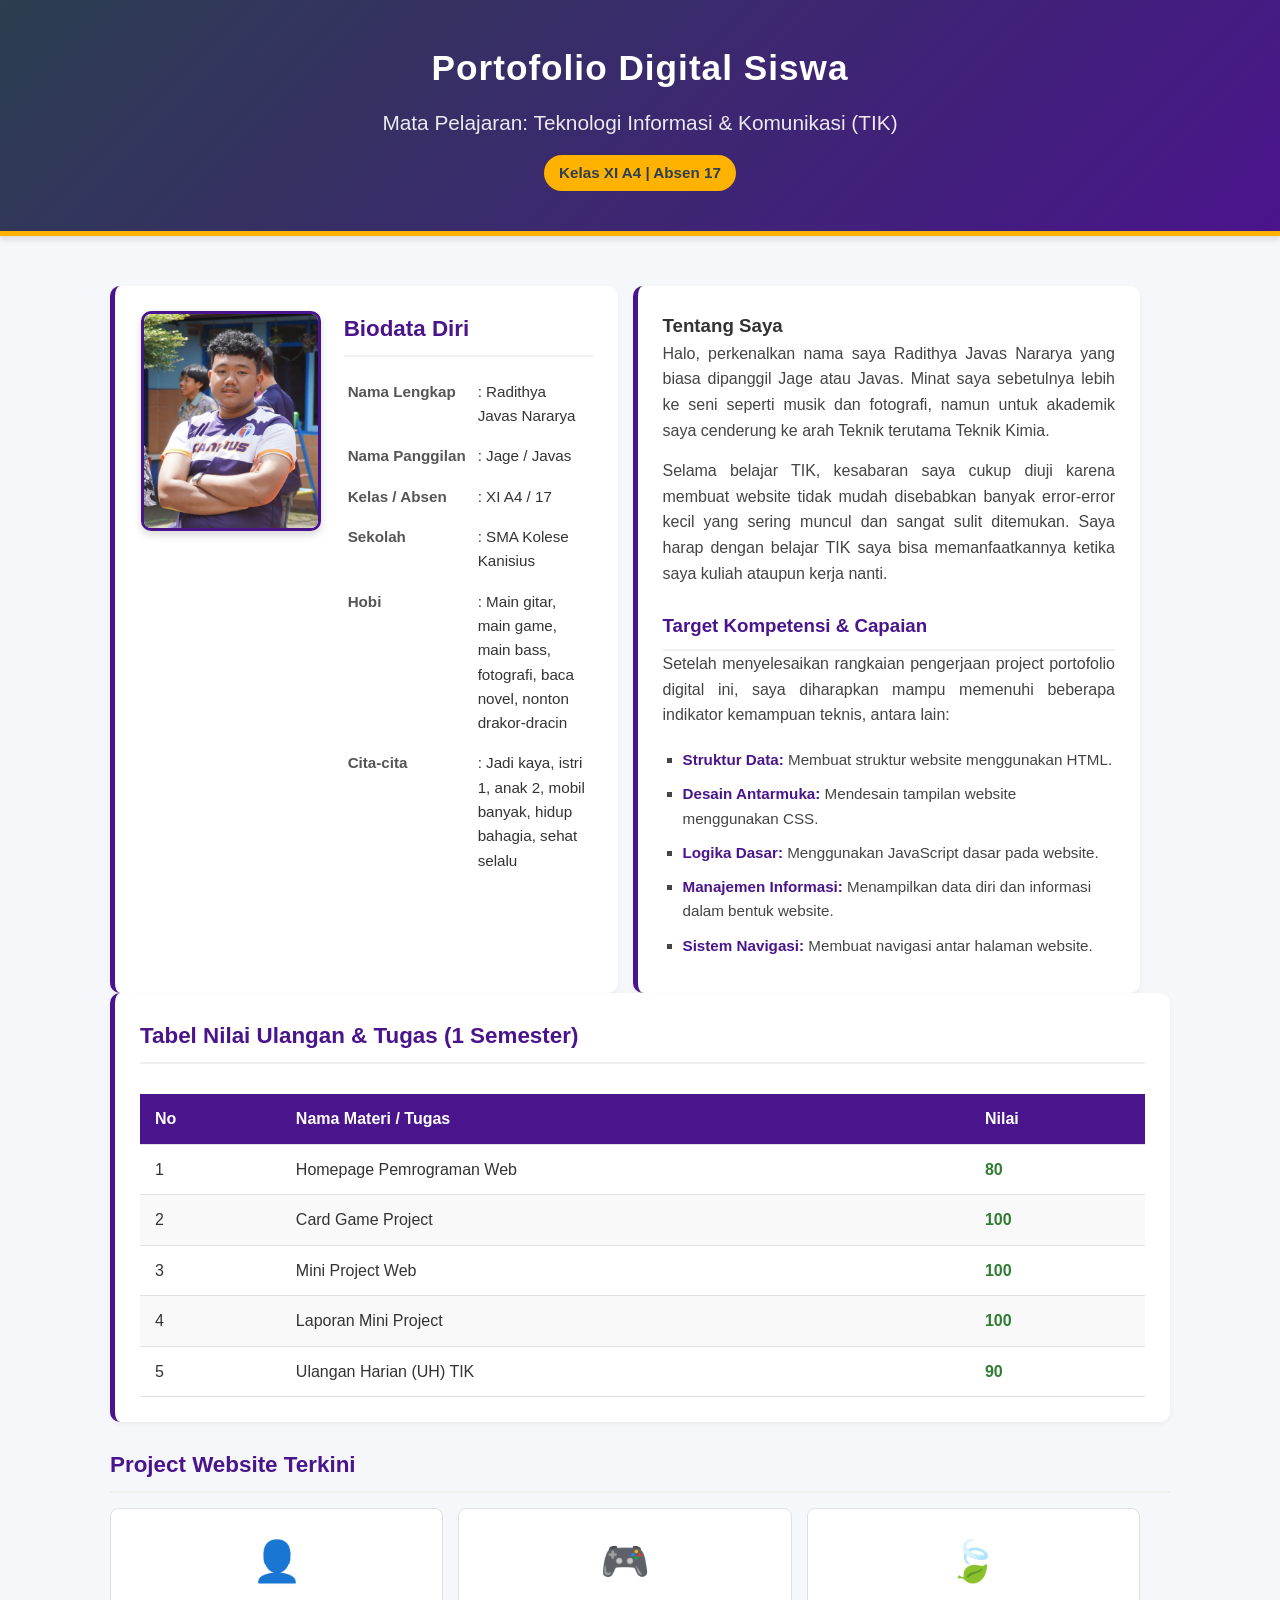
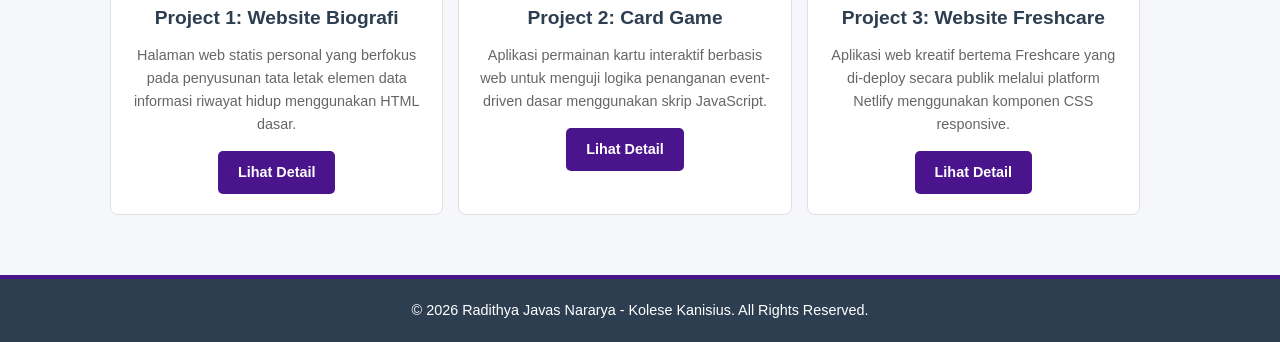
<file: index.html>
<!DOCTYPE html>
<html lang="id">
<head>
    <meta charset="UTF-8">
    <meta name="viewport" content="width=device-width, initial-scale=1.0">
    <title>Portofolio TIK - Radithya Javas Nararya</title>
    <link rel="stylesheet" href="style.css">
</head>
<body>

    <header>
        <div class="header-container">
            <h1>Portofolio Digital Siswa</h1>
            <h2>Mata Pelajaran: Teknologi Informasi & Komunikasi (TIK)</h2>
            <p class="class-badge">Kelas XI A4 | Absen 17</p>
        </div>
    </header>

    <main class="container">
        <section class="profile">
            <div class="profile-card">
                <div class="profile-img-container">
                    <img src="WhatsApp Image 2026-05-23 at 7.45.58 PM.jpeg" alt="Foto Radithya Javas Nararya" class="profile-img">
                </div>
                <div class="profile-details">
                    <h3>Biodata Diri</h3>
                    <table>
                        <tr><td><strong>Nama Lengkap</strong></td><td>: Radithya Javas Nararya</td></tr>
                        <tr><td><strong>Nama Panggilan</strong></td><td>: Jage / Javas</td></tr>
                        <tr><td><strong>Kelas / Absen</strong></td><td>: XI A4 / 17</td></tr>
                        <tr><td><strong>Sekolah</strong></td><td>: SMA Kolese Kanisius</td></tr>
                        <tr><td><strong>Hobi</strong></td><td>: Main gitar, main game, main bass, fotografi, baca novel, nonton drakor-dracin</td></tr>
                        <tr><td><strong>Cita-cita</strong></td><td>: Jadi kaya, istri 1, anak 2, mobil banyak, hidup bahagia, sehat selalu</td></tr>
                    </table>
                </div>
            </div>

            <div class="about-card">
                <h3>Tentang Saya</h3>
                <p>Halo, perkenalkan nama saya Radithya Javas Nararya yang biasa dipanggil Jage atau Javas. Minat saya sebetulnya lebih ke seni seperti musik dan fotografi, namun untuk akademik saya cenderung ke arah Teknik terutama Teknik Kimia.</p>
                <p>Selama belajar TIK, kesabaran saya cukup diuji karena membuat website tidak mudah disebabkan banyak error-error kecil yang sering muncul dan sangat sulit ditemukan. Saya harap dengan belajar TIK saya bisa memanfaatkannya ketika saya kuliah ataupun kerja nanti.</p>
                
                <h3 style="margin-top: 25px; color: #4a148c; border-bottom: 2px solid #f0f0f0; padding-bottom: 8px;">Target Kompetensi & Capaian</h3>
                <p>Setelah menyelesaikan rangkaian pengerjaan project portofolio digital ini, saya diharapkan mampu memenuhi beberapa indikator kemampuan teknis, antara lain:</p>
                <ul class="competence-list">
                    <li><strong>Struktur Data:</strong> Membuat struktur website menggunakan HTML.</li>
                    <li><strong>Desain Antarmuka:</strong> Mendesain tampilan website menggunakan CSS.</li>
                    <li><strong>Logika Dasar:</strong> Menggunakan JavaScript dasar pada website.</li>
                    <li><strong>Manajemen Informasi:</strong> Menampilkan data diri dan informasi dalam bentuk website.</li>
                    <li><strong>Sistem Navigasi:</strong> Membuat navigasi antar halaman website.</li>
                </ul>
            </div>
        </section>

        <section class="nilai">
            <h3 class="section-title">Tabel Nilai Ulangan & Tugas (1 Semester)</h3>
            <div class="table-responsive">
                <table class="data-table">
                    <thead>
                        <tr>
                            <th>No</th>
                            <th>Nama Materi / Tugas</th>
                            <th>Nilai</th>
                        </tr>
                    </thead>
                    <tbody>
                        <tr>
                            <td>1</td>
                            <td>Homepage Pemrograman Web</td>
                            <td class="score text-center">80</td>
                        </tr>
                        <tr>
                            <td>2</td>
                            <td>Card Game Project</td>
                            <td class="score text-center">100</td>
                        </tr>
                        <tr>
                            <td>3</td>
                            <td>Mini Project Web</td>
                            <td class="score text-center">100</td>
                        </tr>
                        <tr>
                            <td>4</td>
                            <td>Laporan Mini Project</td>
                            <td class="score text-center">100</td>
                        </tr>
                        <tr>
                            <td>5</td>
                            <td>Ulangan Harian (UH) TIK</td>
                            <td class="score text-center">90</td>
                        </tr>
                    </tbody>
                </table>
            </div>
        </section>

        <section class="projects">
            <h3 class="section-title">Project Website Terkini</h3>
            <div class="projects-grid">
                <div class="project-card">
                    <div class="project-icon">👤</div>
                    <h4>Project 1: Website Biografi</h4>
                    <p>Halaman web statis personal yang berfokus pada penyusunan tata letak elemen data informasi riwayat hidup menggunakan HTML dasar.</p>
                    <a href="project1.html" class="btn">Lihat Detail</a>
                </div>

                <div class="project-card">
                    <div class="project-icon">🎮</div>
                    <h4>Project 2: Card Game</h4>
                    <p>Aplikasi permainan kartu interaktif berbasis web untuk menguji logika penanganan event-driven dasar menggunakan skrip JavaScript.</p>
                    <a href="project2.html" class="btn">Lihat Detail</a>
                </div>

                <div class="project-card">
                    <div class="project-icon">🍃</div>
                    <h4>Project 3: Website Freshcare</h4>
                    <p>Aplikasi web kreatif bertema Freshcare yang di-deploy secara publik melalui platform Netlify menggunakan komponen CSS responsive.</p>
                    <a href="project3.html" class="btn">Lihat Detail</a>
                </div>
            </div>
        </section>
    </main>

    <footer>
        <p>&copy; 2026 Radithya Javas Nararya - Kolese Kanisius. All Rights Reserved.</p>
    </footer>

    <script src="script.js"></script>
</body>
</html>
</file>
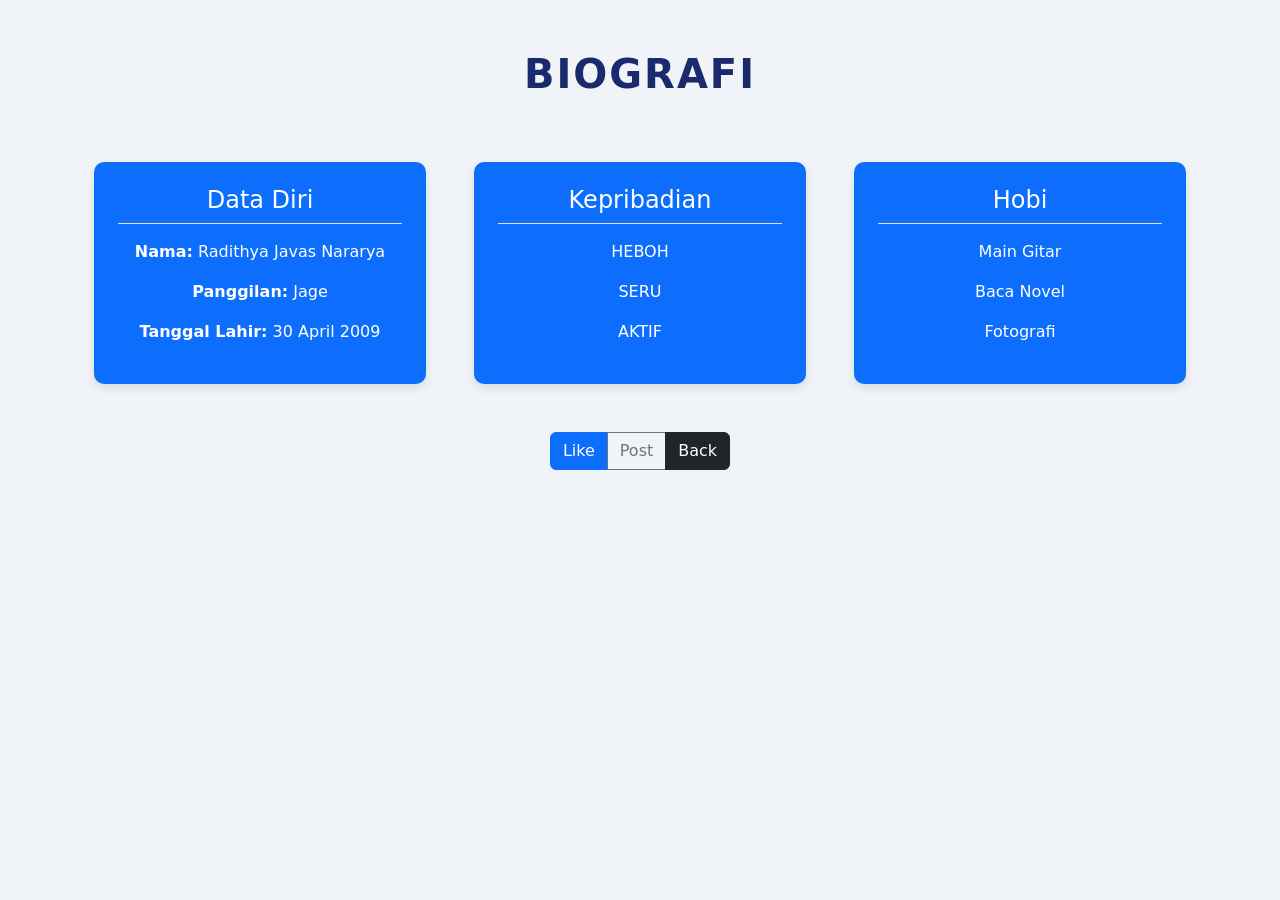
<file: project1.html>
<!DOCTYPE html>
<html lang="id">
<head>
    <meta charset="UTF-8">
    <meta name="viewport" content="width=device-width, initial-scale=1.0">
    <title>BIOGRAFI - Radithya Javas Nararya</title>
    <link href="https://cdn.jsdelivr.net/npm/bootstrap@5.3.3/dist/css/bootstrap.min.css" rel="stylesheet">
    <style>
        body {
            background-color: #f0f4f8;
            padding-top: 50px;
        }
        .biografi-title {
            color: #1a2a6c;
            font-weight: bold;
            margin-bottom: 40px;
            letter-spacing: 2px;
        }
        .col {
            border-radius: 10px;
            box-shadow: 0 4px 10px rgba(0,0,0,0.1);
            color: white;
            transition: transform 0.2s;
        }
        .col:hover {
            transform: scale(1.03);
        }
    </style>
</head>
<body>
    
    <h1 class="text-center biografi-title">BIOGRAFI</h1>
    
    <div class="container text-center">
        <div class="row align-items-center">
            <div class="col bg-primary p-4 m-4">
                <h4 class="border-bottom pb-2 mb-3">Data Diri</h4>
                <p><strong>Nama:</strong> Radithya Javas Nararya</p>
                <p><strong>Panggilan:</strong> Jage</p>
                <p><strong>Tanggal Lahir:</strong> 30 April 2009</p>
            </div>
            
            <div class="col bg-primary p-4 m-4">
                <h4 class="border-bottom pb-2 mb-3">Kepribadian</h4>
                <p>HEBOH</p>
                <p>SERU</p>
                <p>AKTIF</p>
            </div>
            
            <div class="col bg-primary p-4 m-4">
                <h4 class="border-bottom pb-2 mb-3">Hobi</h4>
                <p>Main Gitar</p>
                <p>Baca Novel</p>
                <p>Fotografi</p>
            </div>
        </div>

        <div class="btn-group mt-4" role="group" aria-label="Navigasi Biografi">
            <button type="button" class="btn btn-primary" onclick="alert('Terima kasih atas Like-nya!')">Like</button>
            <button type="button" class="btn btn-outline-secondary" onclick="alert('Fitur Post belum tersedia.')">Post</button>
            <a href="index.html" class="btn btn-dark">Back</a>
        </div>
    </div>

    <script src="https://cdn.jsdelivr.net/npm/bootstrap@5.3.3/dist/js/bootstrap.bundle.min.js"></script>
</body>
</html>
</file>
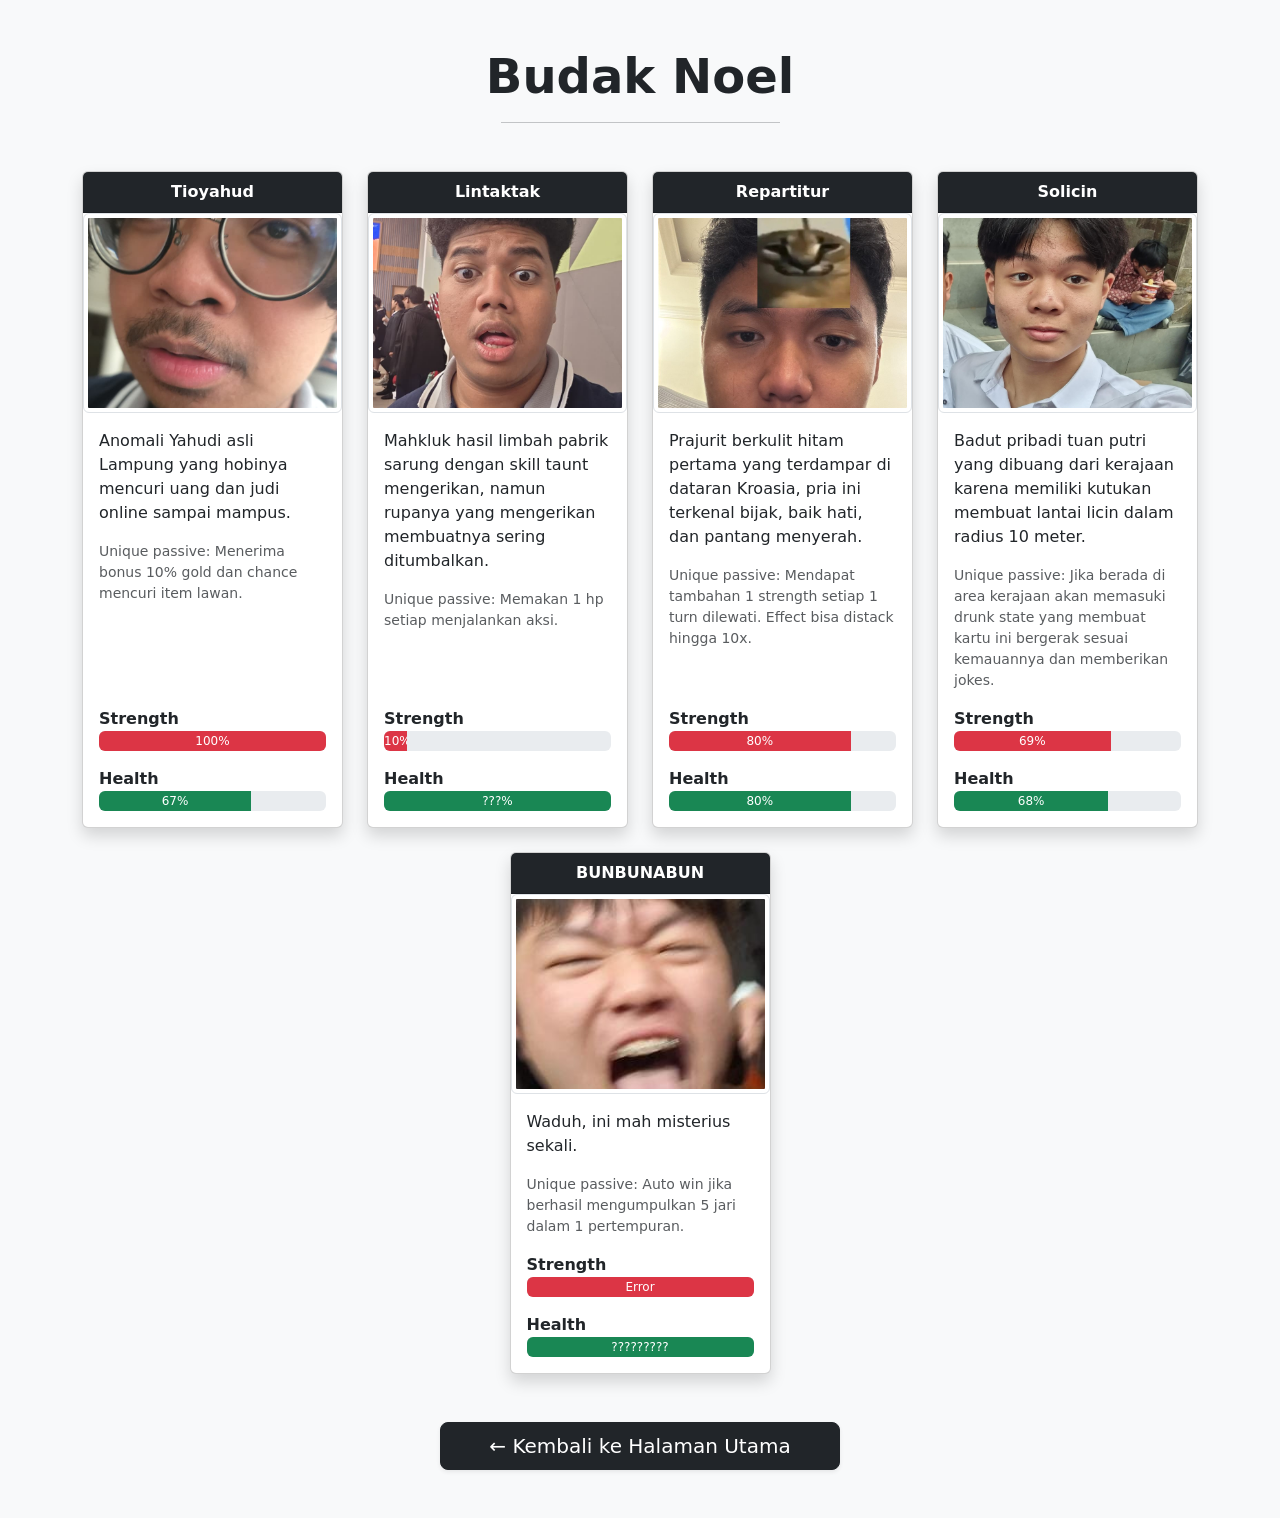
<file: project2.html>
<!DOCTYPE html>
<html lang="en">
<head>
    <meta charset="UTF-8">
    <meta name="viewport" content="width=device-width, initial-scale=1">
    <title>Character Cards - Project 2</title>

    <link href="https://cdn.jsdelivr.net/npm/bootstrap@5.3.2/dist/css/bootstrap.min.css" rel="stylesheet">

    <style>
        .card img {
            height: 200px;
            object-fit: cover;
        }
        .progress {
            height: 20px;
        }
    </style>
</head>
<body class="bg-light">

<div class="container py-5">

    <div class="text-center mb-5">
        <h1 class="fw-bold display-5">Budak Noel</h1>
        <hr class="w-25 mx-auto">
    </div>

    <div class="row g-4 justify-content-center">

        <div class="col-md-6 col-lg-4 col-xl-3">
            <div class="card shadow h-100">
                <div class="card-header text-center fw-bold bg-dark text-white">
                    Tioyahud
                </div>
                <img src="tioyahud.jpeg" class="img-thumbnail" alt="Foto Karakter">
                <div class="card-body d-flex flex-column justify-content-between">
                    <div>
                        <p class="card-text">Anomali Yahudi asli Lampung yang hobinya mencuri uang dan judi online sampai mampus.</p>
                        <p class="text-muted small">Unique passive: Menerima bonus 10% gold dan chance mencuri item lawan.</p>
                    </div>
                    <div>
                        <label class="fw-semibold">Strength</label>
                        <div class="progress mb-3">
                            <div class="progress-bar bg-danger" style="width: 100%">100%</div>
                        </div>

                        <label class="fw-semibold">Health</label>
                        <div class="progress">
                            <div class="progress-bar bg-success" style="width: 67%">67%</div>
                        </div>
                    </div>
                </div>
            </div>
        </div>

        <div class="col-md-6 col-lg-4 col-xl-3">
            <div class="card shadow h-100">
                <div class="card-header text-center fw-bold bg-dark text-white">
                    Lintaktak
                </div>
                <img src="ebetblek.jpeg" class="img-thumbnail" alt="Foto Karakter">
                <div class="card-body d-flex flex-column justify-content-between">
                    <div>
                        <p class="card-text">Mahkluk hasil limbah pabrik sarung dengan skill taunt mengerikan, namun rupanya yang mengerikan membuatnya sering ditumbalkan.</p>
                        <p class="text-muted small">Unique passive: Memakan 1 hp setiap menjalankan aksi.</p>
                    </div>
                    <div>
                        <label class="fw-semibold">Strength</label>
                        <div class="progress mb-3">
                            <div class="progress-bar bg-danger" style="width: 10%">10%</div>
                        </div>

                        <label class="fw-semibold">Health</label>
                        <div class="progress">
                            <div class="progress-bar bg-success" style="width: 100%">???%</div>
                        </div>
                    </div>
                </div>
            </div>
        </div>

        <div class="col-md-6 col-lg-4 col-xl-3">
            <div class="card shadow h-100">
                <div class="card-header text-center fw-bold bg-dark text-white">
                    Repartitur
                </div>
                <img src="rean.jpeg" class="img-thumbnail" alt="Foto Karakter">
                <div class="card-body d-flex flex-column justify-content-between">
                    <div>
                        <p class="card-text">Prajurit berkulit hitam pertama yang terdampar di dataran Kroasia, pria ini terkenal bijak, baik hati, dan pantang menyerah.</p>
                        <p class="text-muted small">Unique passive: Mendapat tambahan 1 strength setiap 1 turn dilewati. Effect bisa distack hingga 10x.</p>
                    </div>
                    <div>
                        <label class="fw-semibold">Strength</label>
                        <div class="progress mb-3">
                            <div class="progress-bar bg-danger" style="width: 80%">80%</div>
                        </div>

                        <label class="fw-semibold">Health</label>
                        <div class="progress">
                            <div class="progress-bar bg-success" style="width: 80%">80%</div>
                        </div>
                    </div>
                </div>
            </div>
        </div>

        <div class="col-md-6 col-lg-4 col-xl-3">
            <div class="card shadow h-100">
                <div class="card-header text-center fw-bold bg-dark text-white">
                    Solicin
                </div>
                <img src="awas licin.jpeg" class="img-thumbnail" alt="Foto Karakter">
                <div class="card-body d-flex flex-column justify-content-between">
                    <div>
                        <p class="card-text">Badut pribadi tuan putri yang dibuang dari kerajaan karena memiliki kutukan membuat lantai licin dalam radius 10 meter.</p>
                        <p class="text-muted small">Unique passive: Jika berada di area kerajaan akan memasuki drunk state yang membuat kartu ini bergerak sesuai kemauannya dan memberikan jokes.</p>
                    </div>
                    <div>
                        <label class="fw-semibold">Strength</label>
                        <div class="progress mb-3">
                            <div class="progress-bar bg-danger" style="width: 69%">69%</div>
                        </div>

                        <label class="fw-semibold">Health</label>
                        <div class="progress">
                            <div class="progress-bar bg-success" style="width: 68%">68%</div>
                        </div>
                    </div>
                </div>
            </div>
        </div>

        <div class="col-md-6 col-lg-4 col-xl-3">
            <div class="card shadow h-100">
                <div class="card-header text-center fw-bold bg-dark text-white">
                    BUNBUNABUN
                </div>
                <img src="aboen.jpeg" class="img-thumbnail" alt="Foto Karakter">
                <div class="card-body d-flex flex-column justify-content-between">
                    <div>
                        <p class="card-text">Waduh, ini mah misterius sekali.</p>
                        <p class="text-muted small">Unique passive: Auto win jika berhasil mengumpulkan 5 jari dalam 1 pertempuran.</p>
                    </div>
                    <div>
                        <label class="fw-semibold">Strength</label>
                        <div class="progress mb-3">
                            <div class="progress-bar bg-danger" style="width: 100%">Error</div>
                        </div>

                        <label class="fw-semibold">Health</label>
                        <div class="progress">
                            <div class="progress-bar bg-success" style="width: 100%">?????????</div>
                        </div>
                    </div>
                </div>
            </div>
        </div>

    </div> <div class="text-center mt-5">
        <a href="../index.html" class="btn btn-dark btn-lg px-5 shadow-sm">&larr; Kembali ke Halaman Utama</a>
    </div>

</div> <script src="https://cdn.jsdelivr.net/npm/bootstrap@5.3.2/dist/js/bootstrap.bundle.min.js"></script>
</body>
</html>
</file>
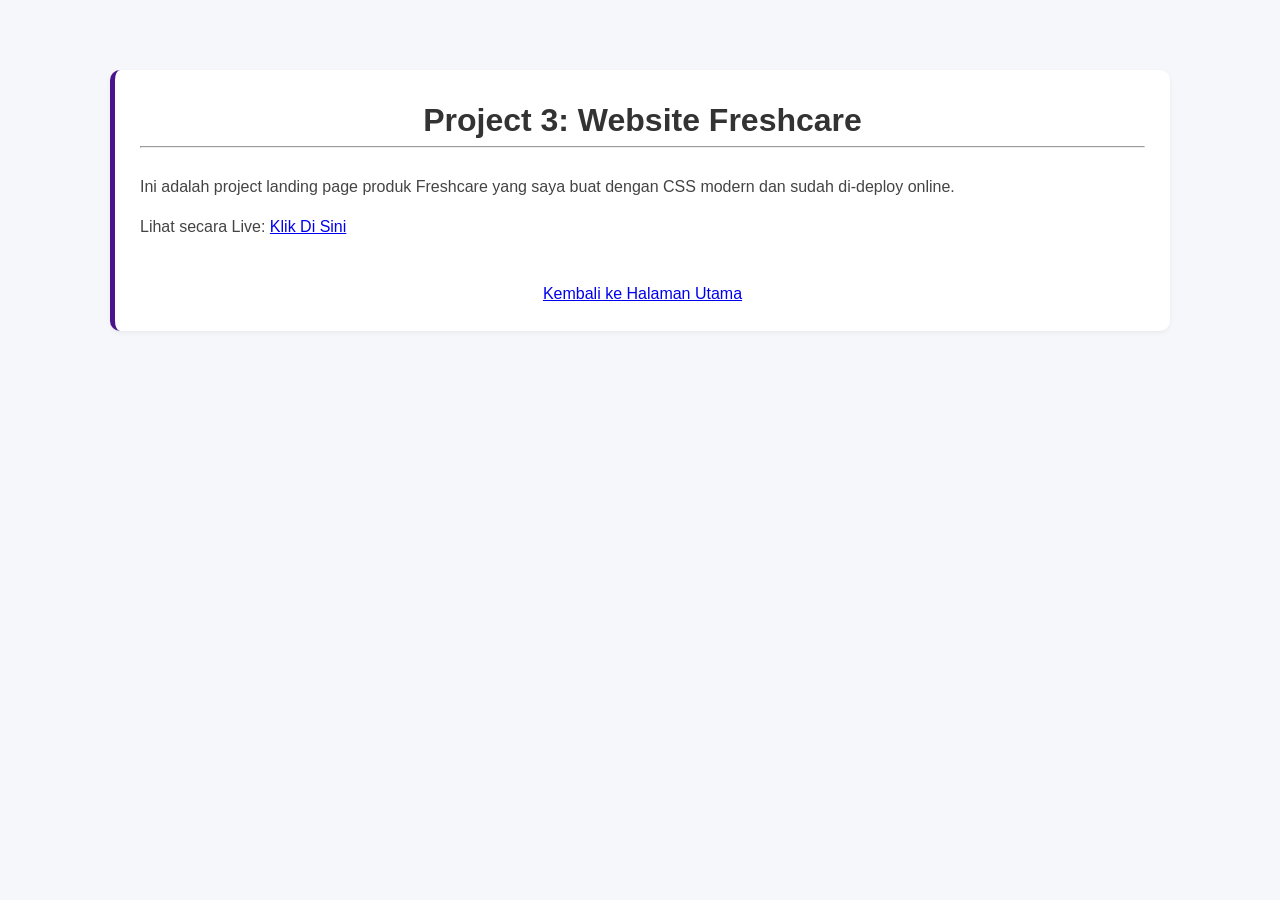
<file: project3.html>
<!DOCTYPE html>
<html lang="id">
<head>
    <meta charset="UTF-8">
    <title>Project 3 - Freshcare</title>
    <link rel="stylesheet" href="style.css">
</head>
<body>
    <div class="container" style="text-align: center; margin-top: 50px;">
        <div class="about-card">
            <h1>Project 3: Website Freshcare</h1>
            <hr><br>
            <p>Ini adalah project landing page produk Freshcare yang saya buat dengan CSS modern dan sudah di-deploy online.</p>
            <p>Lihat secara Live: <a href="https://freshcaresmashxi-a4.netlify.app/" target="_blank">Klik Di Sini</a></p>
            <br>
            <a href="index.html" class="btn-back"> Kembali ke Halaman Utama</a>
        </div>
    </div>
</body>
</html>
</file>
<file: style.css>
* {
    margin: 0;
    padding: 0;
    box-sizing: border-box;
    font-family: 'Arial', 'Helvetica', sans-serif;
}

body {
    background-color: #f5f7fb;
    color: #333333;
    line-height: 1.6;
}

.container {
    max-width: 1100px;
    margin: 0 auto;
    padding: 20px;
}


header {
    background: linear-gradient(135deg, #2c3e50, #4a148c);
    color: #ffffff;
    padding: 40px 20px;
    text-align: center;
    border-bottom: 5px solid #ffb300;
    box-shadow: 0 4px 6px rgba(0,0,0,0.1);
}

header h1 {
    font-size: 2.2rem;
    margin-bottom: 10px;
    letter-spacing: 1px;
}

header h2 {
    font-size: 1.3rem;
    font-weight: 300;
    opacity: 0.9;
    margin-bottom: 15px;
}

.class-badge {
    display: inline-block;
    background-color: #ffb300;
    color: #2c3e50;
    padding: 6px 15px;
    border-radius: 20px;
    font-weight: bold;
    font-size: 0.95rem;
}


.profile {
    display: block;
    margin-top: 30px;
}

.profile-card, .about-card, .nilai, .project-page-card {
    background: #ffffff;
    border-radius: 10px;
    padding: 25px;
    margin-bottom: 25px;
    box-shadow: 0 2px 5px rgba(0,0,0,0.05);
    border-left: 5px solid #4a148c;
}

.profile-img-container {
    text-align: center;
    margin-bottom: 20px;
}

.profile-img {
    width: 180px;
    height: 220px;
    object-fit: cover;
    border-radius: 10px;
    border: 3px solid #4a148c;
    box-shadow: 0 4px 8px rgba(0,0,0,0.15);
}

.profile-details h3, .section-title, .project-page-card h3 {
    color: #4a148c;
    margin-bottom: 15px;
    font-size: 1.4rem;
    border-bottom: 2px solid #f0f0f0;
    padding-bottom: 8px;
}

.profile-details table {
    width: 100%;
    border-collapse: collapse;
}

.profile-details td {
    padding: 8px 4px;
    vertical-align: top;
    font-size: 0.95rem;
}

.profile-details td:first-child {
    width: 130px;
    color: #555;
}

.about-card p {
    margin-bottom: 15px;
    text-align: justify;
    color: #444;
}


.competence-list {
    margin-left: 20px;
    padding-top: 5px;
}

.competence-list li {
    margin-bottom: 10px;
    font-size: 0.95rem;
    color: #444;
    list-style-type: square;
}

.competence-list strong {
    color: #4a148c;
}

/* Data Table Styling */
.table-responsive {
    overflow-x: auto;
}

.data-table {
    width: 100%;
    border-collapse: collapse;
    margin-top: 15px;
}

.data-table th, .data-table td {
    padding: 12px 15px;
    text-align: left;
    border-bottom: 1px solid #e0e0e0;
}

.data-table th {
    background-color: #4a148c;
    color: #ffffff;
    font-weight: bold;
}

.data-table tr:nth-child(even) {
    background-color: #f9f9f9;
}

.data-table tr:hover {
    background-color: #f1f0f7;
}

.text-center {
    text-align: center;
}

.score {
    font-weight: bold;
    color: #2e7d32;
}


.projects-grid {
    display: block;
    margin-top: 15px;
}

.project-card {
    background: #ffffff;
    border: 1px solid #e0e0e0;
    border-radius: 8px;
    padding: 20px;
    margin-bottom: 20px;
    text-align: center;
    transition: transform 0.2s, box-shadow 0.2s;
}

.project-card:hover {
    transform: translateY(-3px);
    box-shadow: 0 4px 10px rgba(0,0,0,0.1);
    border-color: #4a148c;
}

.project-icon {
    font-size: 2.5rem;
    margin-bottom: 10px;
}

.project-card h4 {
    color: #2c3e50;
    margin-bottom: 10px;
    font-size: 1.2rem;
}

.project-card p {
    color: #666;
    font-size: 0.9rem;
    margin-bottom: 15px;
}

.btn {
    display: inline-block;
    background-color: #4a148c;
    color: #ffffff;
    padding: 10px 20px;
    text-decoration: none;
    border-radius: 5px;
    font-size: 0.9rem;
    font-weight: bold;
    transition: background-color 0.2s;
    border: none;
    cursor: pointer;
}

.btn:hover {
    background-color: #310d61;
}

.btn-secondary {
    background-color: #757575;
    margin-top: 15px;
}

.btn-secondary:hover {
    background-color: #555555;
}

footer {
    background-color: #2c3e50;
    color: #ffffff;
    text-align: center;
    padding: 20px;
    margin-top: 40px;
    font-size: 0.9rem;
    border-top: 4px solid #4a148c;
}

@media (min-width: 768px) {
    .profile {
        display: table;
        width: 100%;
        table-layout: fixed;
        border-collapse: separate;
        border-spacing: 15px 0;
        margin-left: -15px;
        margin-right: -15px;
    }
    
    .profile-card, .about-card {
        display: table-cell;
        vertical-align: top;
        width: 50%;
        margin-bottom: 0;
    }
    
    .profile-img-container {
        float: left;
        width: 40%;
        margin-bottom: 0;
        margin-right: 5%;
    }
    
    .profile-details {
        float: left;
        width: 55%;
    }
    
    .projects-grid {
        display: table;
        width: 100%;
        table-layout: fixed;
        border-collapse: separate;
        border-spacing: 15px 0;
        margin-left: -15px;
        margin-right: -15px;
    }
    
    .project-card {
        display: table-cell;
        width: 33.33%;
        margin-bottom: 0;
    }
}
</file>
